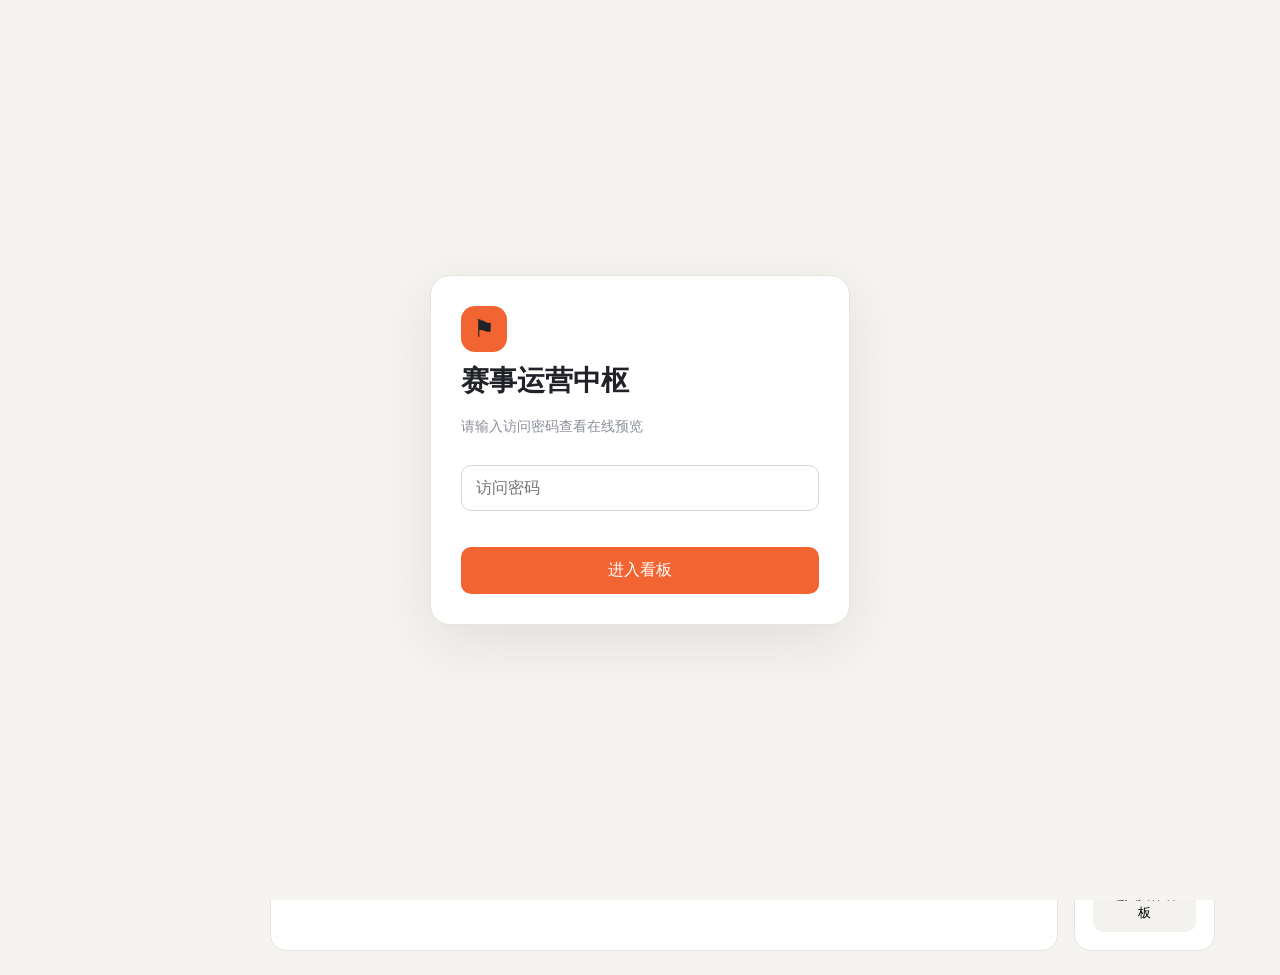
<file: 赛事运营中枢 · HTML预览.html>
<!DOCTYPE html>
<!-- saved from url=(0131)file:///C:/Users/83435/Documents/Codex/2026-07-24/google-drive-plugin-google-drive-openai-2/outputs/github-pages-preview/index.html -->
<html lang="zh-CN"><head><meta http-equiv="Content-Type" content="text/html; charset=UTF-8">
  
  <meta name="viewport" content="width=device-width,initial-scale=1">
  <title>赛事运营中枢 · HTML预览</title>
  <style>
    *{box-sizing:border-box}body{margin:0;background:#f5f4f1;color:#202228;font:14px/1.5 system-ui,"Microsoft YaHei",sans-serif}
    .app{display:grid;grid-template-columns:240px 1fr;min-height:100vh}.side{background:#17191f;color:#aeb2bd;padding:26px 18px;position:sticky;top:0;height:100vh}
    .brand{display:flex;gap:12px;align-items:center;color:#fff;margin:0 10px 28px}.logo{display:grid;place-items:center;width:46px;height:46px;background:#f26532;border-radius:14px;font-size:24px}.brand b{font-size:21px}.brand small{display:block;color:#858a96;letter-spacing:3px}
    .group{color:#626774;font-size:12px;margin:22px 12px 8px}.nav{padding:12px 14px;border-radius:12px;margin:4px 0;cursor:pointer}.nav:hover,.nav.on{background:#2a2d35;color:#fff}.nav span{margin-right:10px}
    main{padding:24px 30px;max-width:1500px;width:100%;margin:auto}.top{display:flex;justify-content:space-between;align-items:center;margin-bottom:20px}.top h1{margin:0;font-size:26px}.muted{color:#8b8f99}.actions button,.pill{border:0;border-radius:10px;padding:10px 15px;background:#fff;box-shadow:0 1px 2px #ddd;cursor:pointer}.actions .primary{background:#f26532;color:#fff}
    .cards{display:grid;grid-template-columns:repeat(4,1fr);gap:14px}.card,.panel{background:#fff;border:1px solid #e6e4df;border-radius:16px;padding:18px}.card b{font-size:28px;display:block;margin:7px 0}.red{color:#d95055}.green{color:#38a56a}.orange{color:#e88a27}
    .layout{display:grid;grid-template-columns:1.6fr .8fr;gap:16px;margin-top:16px}.panel h2{font-size:17px;margin:0 0 16px}.tabs{display:flex;gap:8px;margin-bottom:14px}.pill{box-shadow:none;background:#f3f2ef}.pill.on{background:#202228;color:#fff}
    .gantt{overflow:auto}.row{display:grid;grid-template-columns:135px repeat(8,1fr);align-items:center;min-width:750px;border-top:1px solid #eee;min-height:50px}.head{color:#92969f;font-size:12px}.bar{height:16px;border-radius:8px;background:#6f7fe8}.bar.orange{background:#f29a42}.bar.green{background:#46b579}.r1{grid-column:2/5}.r2{grid-column:4/7}.r3{grid-column:6/9}
    .task{display:flex;gap:10px;padding:12px 0;border-top:1px solid #eee}.check{width:18px;height:18px;border:2px solid #c9ccd2;border-radius:5px;cursor:pointer}.check.done{background:#46b579;border-color:#46b579}.task b{display:block}.tag{font-size:12px;border-radius:20px;padding:3px 8px;background:#fff0eb;color:#e65d2e}.alert{background:#fff6f3;border:1px solid #ffd7ca;border-radius:12px;padding:13px;margin-bottom:10px}
    .notice{display:none;position:fixed;right:24px;bottom:24px;background:#202228;color:#fff;padding:13px 18px;border-radius:12px}.mobile{display:none}
    .gate{position:fixed;inset:0;z-index:99;display:grid;place-items:center;background:#f5f4f1}.gate-card{width:min(420px,calc(100% - 36px));background:#fff;border:1px solid #e6e4df;border-radius:20px;padding:30px;box-shadow:0 18px 60px #20222818}.gate-card h1{margin:8px 0}.gate-card input{width:100%;padding:13px 14px;border:1px solid #d9d8d4;border-radius:10px;font-size:16px;margin:14px 0}.gate-card button{width:100%;padding:13px;border:0;border-radius:10px;background:#f26532;color:#fff;font-size:16px;cursor:pointer}.gate-error{min-height:22px;color:#d95055}
    @media(max-width:900px){.app{grid-template-columns:1fr}.side{display:none}.mobile{display:block}.cards{grid-template-columns:1fr 1fr}.layout{grid-template-columns:1fr}main{padding:18px}}
  </style>
</head>
<body>
<div id="gate" class="gate">
  <form class="gate-card" onsubmit="return enterPreview(event)">
    <div class="logo">⚑</div>
    <h1>赛事运营中枢</h1>
    <p class="muted">请输入访问密码查看在线预览</p>
    <input id="previewPassword" type="password" placeholder="访问密码" autocomplete="current-password">
    <div id="gateError" class="gate-error"></div>
    <button type="submit">进入看板</button>
  </form>
</div>
<div class="app">
  <aside class="side">
    <div class="brand"><div class="logo">⚑</div><div><b>赛程中枢</b><small>EVENT OPS</small></div></div>
    <div class="group">工作台</div><div class="nav on"><span>🏆</span>赛事总控</div><div class="nav"><span>▦</span>赛事看板</div>
    <div class="group">赛事执行</div><div class="nav"><span>☷</span>任务中心</div><div class="nav"><span>◎</span>目标与节点</div><div class="nav"><span>▤</span>反馈记录</div>
    <div class="group">运营工具</div><div class="nav"><span>✦</span>方案拆解</div><div class="nav"><span>⏰</span>自动报告</div><div class="nav"><span>⚙</span>系统设置</div>
  </aside>
  <main>
    <div class="top"><div><div class="mobile">☰</div><h1>赛事总控台</h1><div class="muted">2026年7月28日 · 跨赛事进度与风险总览</div></div><div class="actions"><button>切换赛事</button> <button class="primary" onclick="toast(&#39;新建赛事入口已打开（预览）&#39;)">＋ 新建赛事</button></div></div>
    <section class="cards">
      <div class="card"><span class="muted">赛事总进度</span><b>36%</b><span class="green">较上周 +8%</span></div>
      <div class="card"><span class="muted">今日待办</span><b>15 <small>项</small></b><span class="red">其中 2 项紧急</span></div>
      <div class="card"><span class="muted">核心任务</span><b>15 <small>项</small></b><span class="green">5 阶段已拆解</span></div>
      <div class="card"><span class="muted">风险与逾期</span><b>1 <small>项</small></b><span class="orange">需要今天解决</span></div>
    </section>
    <section class="layout">
      <div class="panel">
        <h2>项目时间轴 · 甘特看板</h2>
        <div class="tabs"><button class="pill on">当前赛事</button><button class="pill">全部赛事</button><button class="pill">本月</button></div>
        <div class="gantt">
          <div class="row head"><span>阶段</span><span>7/24</span><span>7/26</span><span>7/28</span><span>7/30</span><span>8/01</span><span>8/03</span><span>8/05</span><span>8/07</span></div>
          <div class="row"><b>策划与筹备</b><i class="bar r1"></i></div>
          <div class="row"><b>报名与传播</b><i class="bar orange r2"></i></div>
          <div class="row"><b>赛事执行</b><i class="bar green r3"></i></div>
        </div>
      </div>
      <div class="panel"><h2>提醒与风险</h2><div class="alert"><b>⚠ 主视觉物料待定稿</b><div class="muted">今天 18:00 截止 · 高优先级</div></div><div class="alert"><b>报名数据增长低于目标</b><div class="muted">建议今天复盘推广渠道</div></div></div>
      <div class="panel">
        <h2>今日驾驶舱</h2>
        <div class="task"><i class="check" onclick="this.classList.toggle(&#39;done&#39;)"></i><div><b>确认活动日期、报名入口与负责人分工</b><span class="tag">紧急</span></div></div>
        <div class="task"><i class="check" onclick="this.classList.toggle(&#39;done&#39;)"></i><div><b>定稿活动主视觉与全渠道物料尺寸</b><span class="muted">今天 18:00</span></div></div>
        <div class="task"><i class="check" onclick="this.classList.toggle(&#39;done&#39;)"></i><div><b>搭建报名表并完成隐私字段检查</b><span class="muted">明天 12:00</span></div></div>
      </div>
      <div class="panel"><h2>当前赛事</h2><h3>领康夏日提分大赛</h3><p class="muted">07/24—08/02 · 我负责</p><p>目标：完成赛事报名、传播、执行和复盘闭环。</p><button class="primary pill" onclick="toast(&#39;已切换到赛事详情（预览）&#39;)">进入具体看板</button></div>
    </section>
  </main>
</div>
<div id="notice" class="notice"></div>
<script>
  function enterPreview(e){e.preventDefault();if(document.getElementById('previewPassword').value==='lhh123456'){document.getElementById('gate').style.display='none';sessionStorage.setItem('eventOpsPreview','1')}else{document.getElementById('gateError').textContent='密码不正确，请重新输入'}return false}
  if(sessionStorage.getItem('eventOpsPreview')==='1')document.getElementById('gate').style.display='none';
  function toast(t){const n=document.getElementById('notice');n.textContent=t;n.style.display='block';setTimeout(()=>n.style.display='none',1800)}
  document.querySelectorAll('.nav').forEach(n=>n.onclick=()=>{document.querySelectorAll('.nav').forEach(x=>x.classList.remove('on'));n.classList.add('on');toast(n.textContent.trim()+'（HTML预览）')});
</script>


</body></html>
</file>
